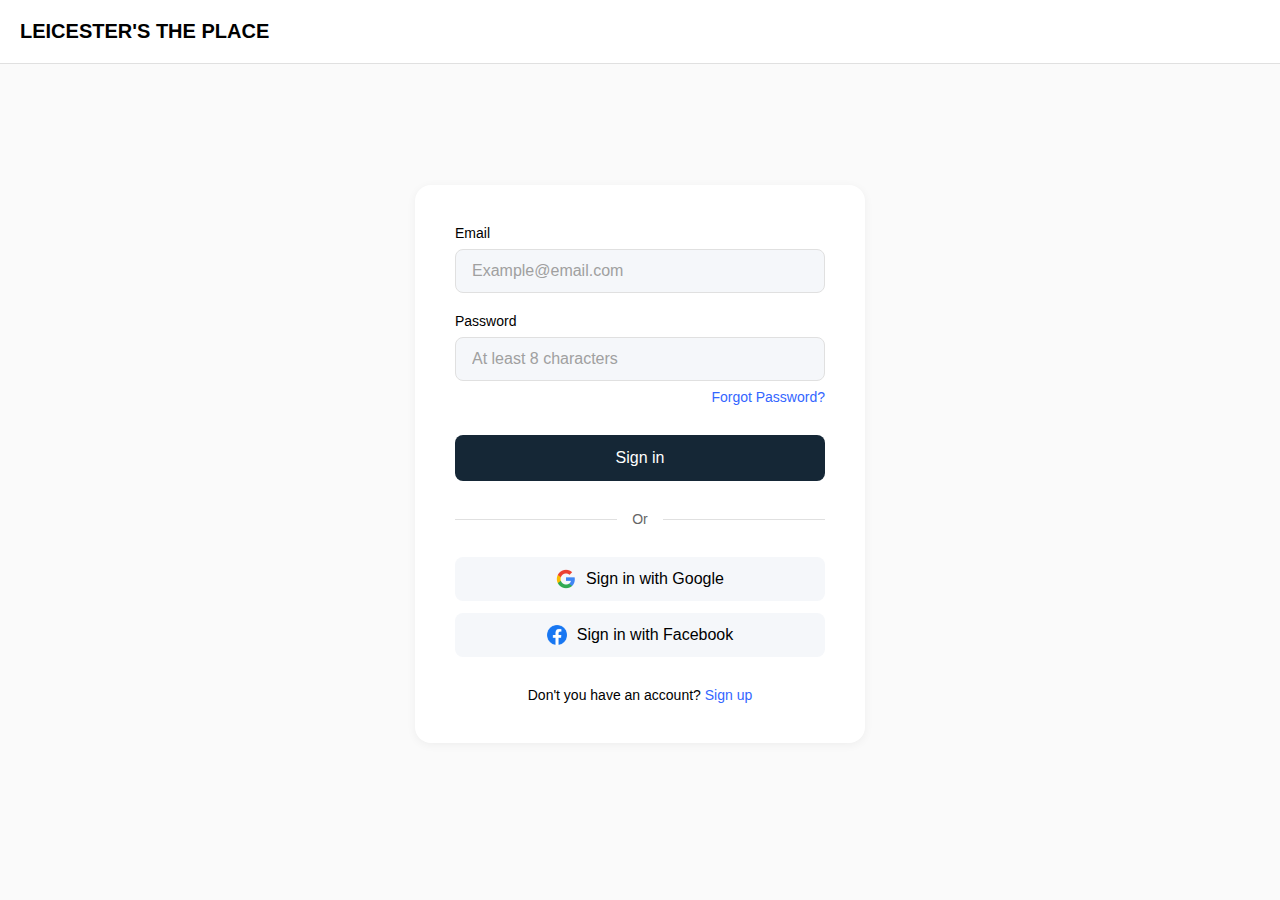
<file: index.html>
<!DOCTYPE html>
<html lang="en">
  <head>
    <meta charset="UTF-8" />
    <meta name="viewport" content="width=device-width, initial-scale=1.0" />
    <title>Login</title>
    <link rel="stylesheet" href="styles.css" />
    <script src="auth.js"></script>

  </head>
  <body>
    <header>
      <h1>LEICESTER'S THE PLACE</h1>
    </header>

    <div class="container">
      <div class="login-card">
        <form>
          <div class="form-group">
            <label for="email">Email</label>
            <input type="email" id="email" placeholder="Example@email.com" />
          </div>

          <div class="form-group">
            <label for="password">Password</label>
            <input
              type="password"
              id="password"
              placeholder="At least 8 characters"
            />
            <a href="#" class="forgot-password">Forgot Password?</a>
          </div>

          <button type="submit" class="sign-in-btn">Sign in</button>
        </form>

        <div class="divider">Or</div>

        <button class="social-btn">
          <img
            src="./assets/Google__G__logo.svg.png"
            alt="Google logo"
          />
          Sign in with Google
        </button>

        <button class="social-btn">
          <img
            src="./assets/Facebook_Logo_(2019).png.webp"
            alt="Facebook logo"
          />
          Sign in with Facebook
        </button>

        <div class="signup-text">
          Don't you have an account? <a href="signup.html" class="signup-link">Sign up</a>
        </div>
      </div>
    </div>
  </body>
</html>
</file>
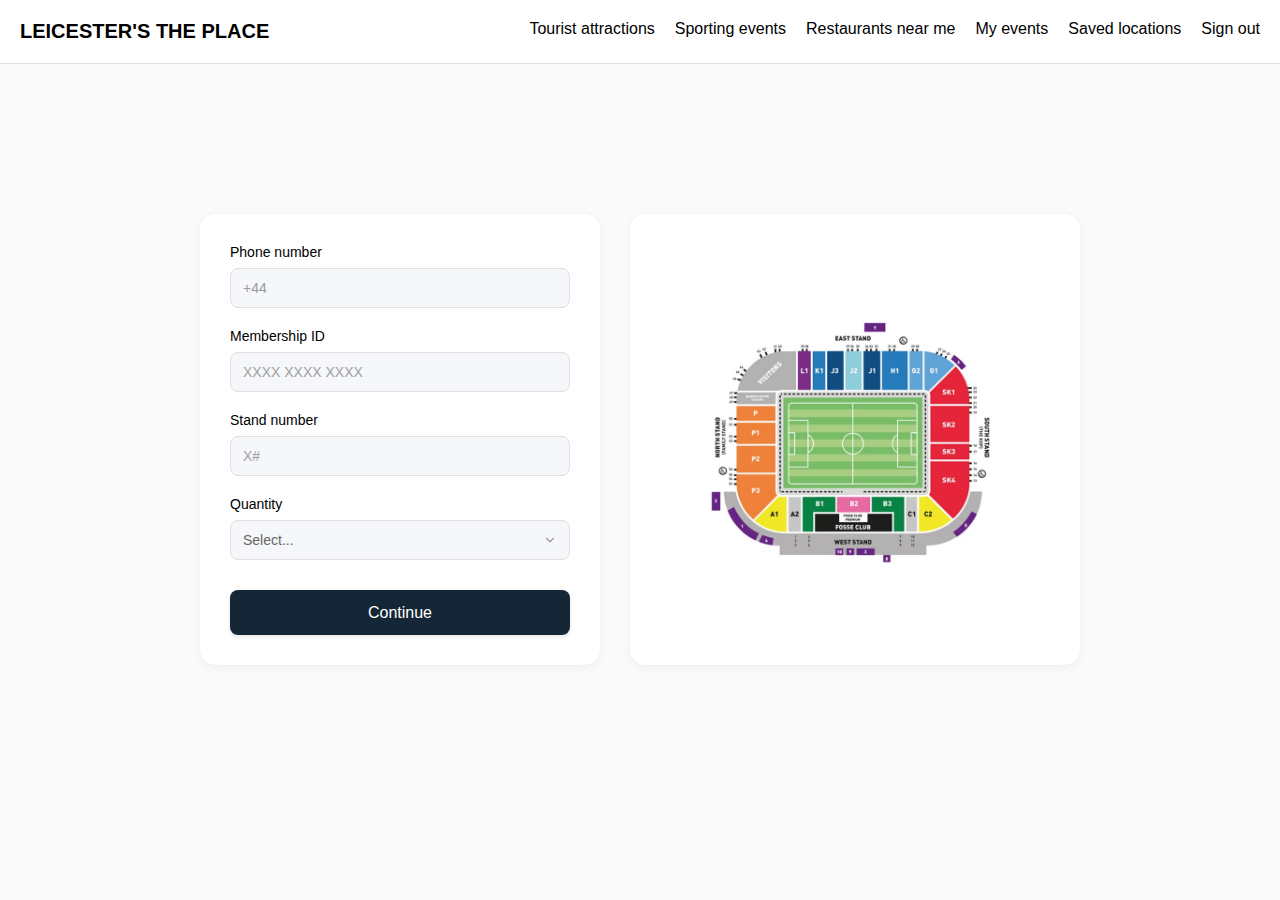
<file: booking.html>
<!DOCTYPE html>
<html lang="en">
<head>
  <meta charset="UTF-8" />
  <meta name="viewport" content="width=device-width, initial-scale=1.0" />
  <title>Book Match</title>
  <link rel="stylesheet" href="styles.css" />
</head>
<body>
    <nav class="nav-container">
        <h1>LEICESTER'S THE PLACE</h1>
        <div class="nav-menu">
          <a href="#" class="nav-item">Tourist attractions</a>
          <a href="fixtures.html" class="nav-item">Sporting events</a>
          <a href="restaurants.html" class="nav-item">Restaurants near me</a>
          <a href="calendar.html" class="nav-item">My events</a>
          <a href="#" class="nav-item">Saved locations</a>
          <a href="index.html" class="nav-item">Sign out</a>
        </div>
      </nav>

  <div class="booking-container">
    <div class="booking-form">
      <form id="booking-form">
        <div class="form-group">
          <label for="phone">Phone number</label>
          <input type="tel" id="phone" placeholder="+44" required />
        </div>

        <div class="form-group">
          <label for="membership">Membership ID</label>
          <input type="text" id="membership" placeholder="XXXX XXXX XXXX" required />
        </div>

        <div class="form-group">
          <label for="stand">Stand number</label>
          <input type="text" id="stand" placeholder="X#" required />
        </div>

        <div class="form-group">
          <label for="quantity">Quantity</label>
          <select id="quantity" class="quantity-select" required>
            <option value="">Select...</option>
            <option value="1">1</option>
            <option value="2">2</option>
            <option value="3">3</option>
            <option value="4">4</option>
            <option value="5">5</option>
            <option value="6">6</option>
          </select>
        </div>

        <button type="submit" class="continue-btn">Continue</button>
      </form>
    </div>

    <div class="stadium-map">
      <img src="./assets/KP.jpg" alt="Stadium seating map" class="stadium-img" />
    </div>
  </div>

  <script src="app.js"></script>
</body>
</html>
</file>
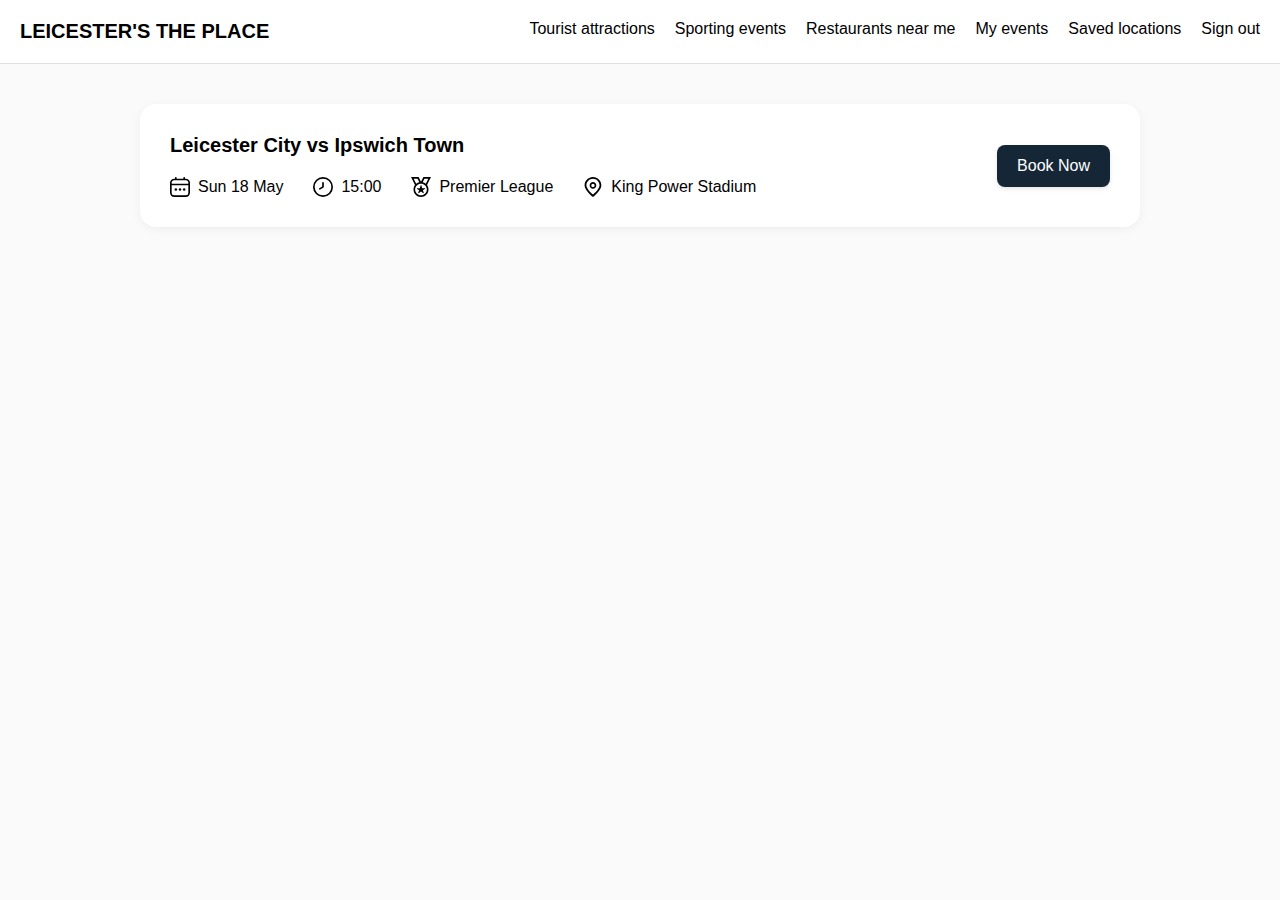
<file: fixtures.html>
<!-- fixtures.html -->
<!DOCTYPE html>
<html lang="en">
<head>
  <meta charset="UTF-8" />
  <meta name="viewport" content="width=device-width, initial-scale=1.0"/>
  <title>Sporting Events</title>
  <link rel="stylesheet" href="styles.css" />
</head>
<body>
  <nav class="nav-container">
    <h1>LEICESTER'S THE PLACE</h1>
    <div class="nav-menu">
      <a href="#" class="nav-item">Tourist attractions</a>
      <a href="fixtures.html" class="nav-item">Sporting events</a>
      <a href="restaurants.html" class="nav-item">Restaurants near me</a>
      <a href="calendar.html" class="nav-item">My events</a>
      <a href="#" class="nav-item">Saved locations</a>
      <a href="index.html" class="nav-item">Sign out</a>
    </div>
  </nav>

  <main>
    <!-- Example fixture; duplicate this block for additional matches -->
    <div class="fixture-card" data-date="2025-05-18">
      <h2 class="fixture-title">Leicester City vs Ipswich Town</h2>
      <button class="book-now-btn">Book Now</button>

      <div class="fixture-details">
        <div class="fixture-item">
          <img src="./assets/calendar.svg" alt="Calendar" class="fixture-icon" />
          <span>Sun 18 May</span>
        </div>
        <div class="fixture-item">
          <img src="./assets/clock.svg" alt="Clock" class="fixture-icon" />
          <span>15:00</span>
        </div>
        <div class="fixture-item">
          <img src="./assets/medal.svg" alt="Competition" class="fixture-icon" />
          <span>Premier League</span>
        </div>
        <div class="fixture-item">
          <img src="./assets/marker.svg" alt="Location" class="fixture-icon" />
          <span>King Power Stadium</span>
        </div>
      </div>
    </div>
  </main>

  <script src="app.js"></script>
</body>
</html>
</file>
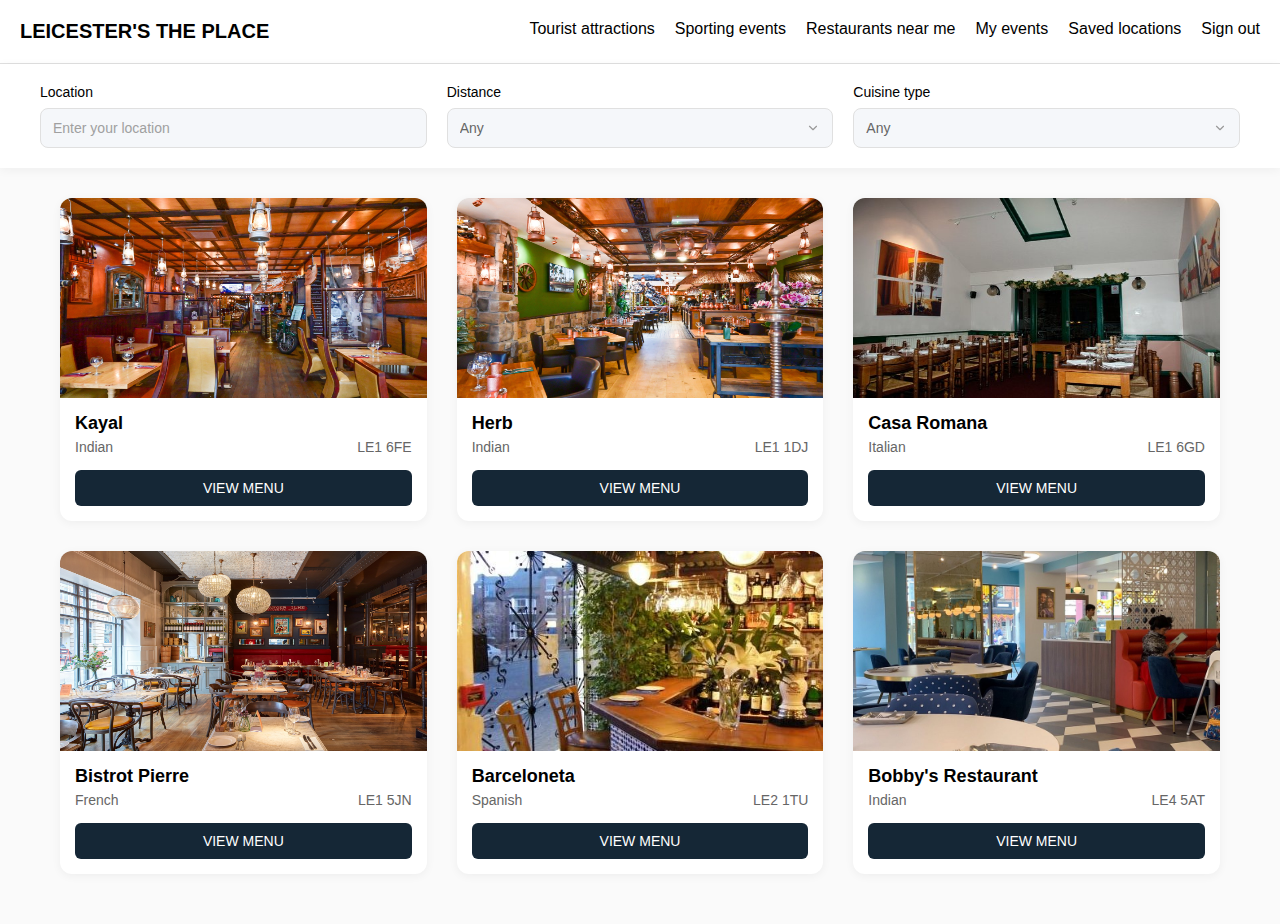
<file: restaurants.html>
<html lang="en">
<head>
  <meta charset="UTF-8" />
  <meta name="viewport" content="width=device-width, initial-scale=1.0" />
  <title>Restaurants Near Me</title>
  <link rel="stylesheet" href="styles.css" />
</head>
<body>
    <nav class="nav-container">
        <h1>LEICESTER'S THE PLACE</h1>
        <div class="nav-menu">
          <a href="#" class="nav-item">Tourist attractions</a>
          <a href="fixtures.html" class="nav-item">Sporting events</a>
          <a href="restaurants.html" class="nav-item">Restaurants near me</a>
          <a href="calendar.html" class="nav-item">My events</a>
          <a href="#" class="nav-item">Saved locations</a>
          <a href="index.html" class="nav-item">Sign out</a>
        </div>
      </nav>

    <div class="filter-container">
        <div class="filter-options">
            <div class="filter-group">
                <label for="location" class="filter-label">Location</label>
                <input type="text" id="location" class="filter-input" placeholder="Enter your location">
            </div>
            <div class="filter-group">
                <label for="distance" class="filter-label">Distance</label>
                <select id="distance" class="filter-select">
                    <option value="any">Any</option>
                    <option value="1">> 1 mile</option>
                    <option value="2">> 2 miles</option>
                    <option value="5">> 5 miles</option>
                    <option value="10">> 10 miles</option>
                </select>
            </div>
            <div class="filter-group">
                <label for="cuisine" class="filter-label">Cuisine type</label>
                <select id="cuisine" class="filter-select">
                    <option value="any">Any</option>
                    <option value="american">American</option>
                    <option value="chinese">Chinese</option>
                    <option value="indian">Indian</option>
                    <option value="italian">Italian</option>
                    <option value="japanese">Japanese</option>
                    <option value="mexican">Mexican</option>
                </select>
            </div>
        </div>
    </div>

    <div class="restaurant-grid">
    <!-- Restaurant Card 1 -->
    <div class="restaurant-card">
        <div class="restaurant-image">
            <img src="./assets/kayal.jpg" alt="Kayal Restaurant" width="500" height="200">
        </div>
        <div class="restaurant-info">
            <h3 class="restaurant-name">Kayal</h3>
            <div class="restaurant-details">
                <span class="restaurant-cuisine">Indian</span>
                <span class="restaurant-distance">LE1 6FE</span>
            </div>
            <a href="https://order.kayalrestaurant.com/leicester/" target="_blank">
                <button class="view-menu-btn">VIEW MENU</button>
            </a>
        </div>
    </div>

    <!-- Restaurant Card 2 -->
    <div class="restaurant-card">
        <div class="restaurant-image">
            <img src="./assets/herb.jpg" alt="Herb Restaurant" width="500" height="200">
        </div>
        <div class="restaurant-info">
            <h3 class="restaurant-name">Herb</h3>
            <div class="restaurant-details">
                <span class="restaurant-cuisine">Indian</span>
                <span class="restaurant-distance">LE1 1DJ</span>
            </div>
            <a href="https://online.herbrestaurant.co.uk/leicester/" target="_blank">
                <button class="view-menu-btn">VIEW MENU</button>
            </a>
        </div>
    </div>

    <!-- Restaurant Card 3 -->
    <div class="restaurant-card">
        <div class="restaurant-image">
            <img src="./assets/casa-romana.jpg" alt="Casa Romana" width="500" height="200">
        </div>
        <div class="restaurant-info">
            <h3 class="restaurant-name">Casa Romana</h3>
            <div class="restaurant-details">
                <span class="restaurant-cuisine">Italian</span>
                <span class="restaurant-distance">LE1 6GD</span>
            </div>
            <a href="https://www.casaromana.co.uk/menus/" target="_blank">
                <button class="view-menu-btn">VIEW MENU</button>
            </a>
        </div>
    </div>

    <!-- Restaurant Card 4 -->
    <div class="restaurant-card">
        <div class="restaurant-image">
            <img src="./assets/Bistrot Pierre.jpg" alt="Bistrot Pierre" width="500" height="200">
        </div>
        <div class="restaurant-info">
            <h3 class="restaurant-name">Bistrot Pierre</h3>
            <div class="restaurant-details">
                <span class="restaurant-cuisine">French</span>
                <span class="restaurant-distance">LE1 5JN</span>
            </div>
            <a href="https://www.bistrotpierre.co.uk/menus/" target="_blank">
                <button class="view-menu-btn">VIEW MENU</button>
            </a>
        </div>
    </div>

    <!-- Restaurant Card 5 -->
    <div class="restaurant-card">
        <div class="restaurant-image">
            <img src="./assets/barceloneta.jpg" alt="Barceloneta" width="500" height="200">
        </div>
        <div class="restaurant-info">
            <h3 class="restaurant-name">Barceloneta</h3>
            <div class="restaurant-details">
                <span class="restaurant-cuisine">Spanish</span>
                <span class="restaurant-distance">LE2 1TU</span>
            </div>
            <a href="https://barcelonetarestaurant.co.uk/" target="_blank">
                <button class="view-menu-btn">VIEW MENU</button>
            </a>
        </div>
    </div>

    <!-- Restaurant Card 6 -->
    <div class="restaurant-card">
        <div class="restaurant-image">
            <img src="./assets/Bobby's Restaurant.jpg" alt="Bobby's Restaurant" width="500" height="200">
        </div>
        <div class="restaurant-info">
            <h3 class="restaurant-name">Bobby's Restaurant</h3>
            <div class="restaurant-details">
                <span class="restaurant-cuisine">Indian</span>
                <span class="restaurant-distance">LE4 5AT</span>
            </div>
            <a href="https://www.bobbys-restaurant.co.uk/menu" target="_blank">
                <button class="view-menu-btn">VIEW MENU</button>
            </a>
        </div>
    </div>
</div>
<script src="restaurants.js"></script>
</body>
</html>
</file>
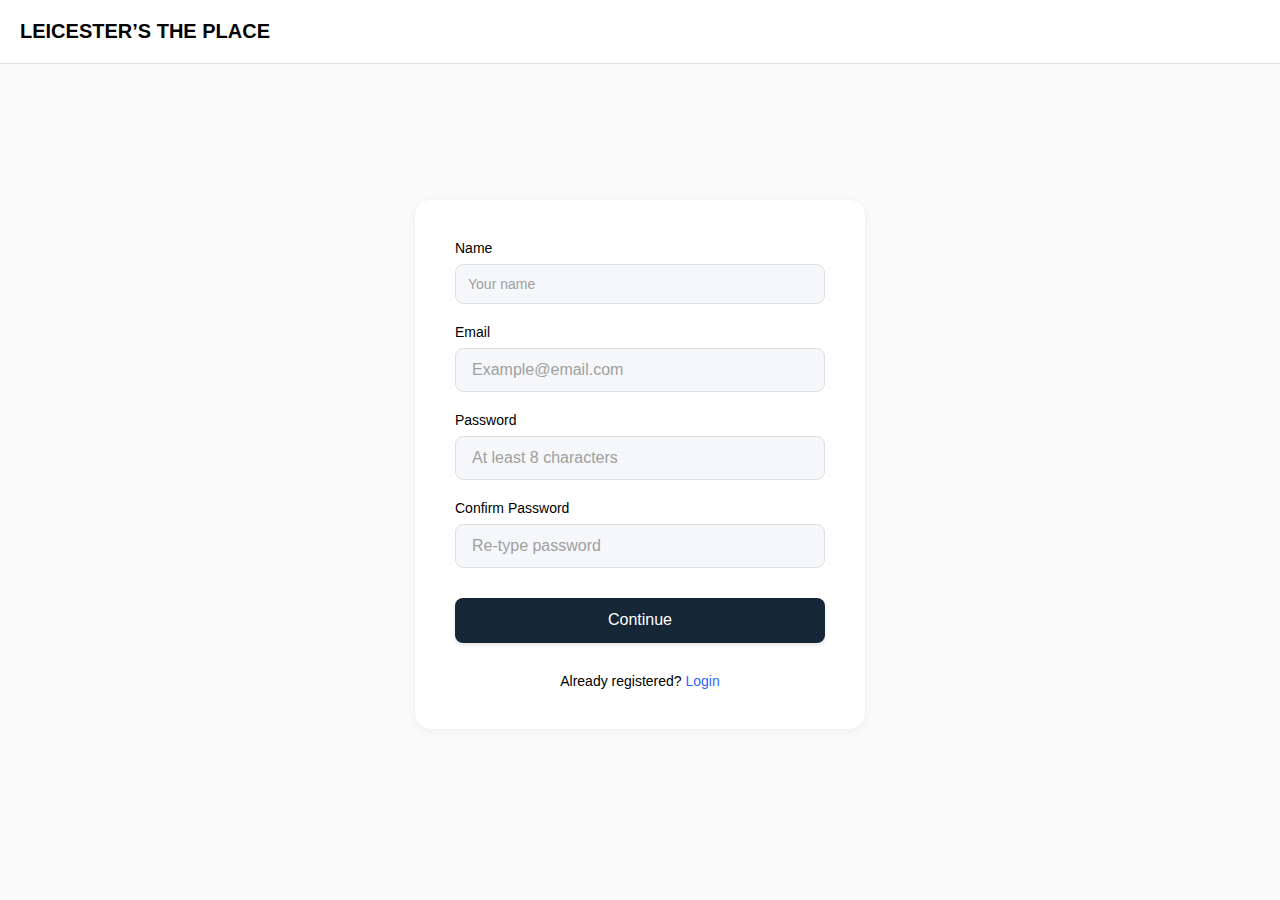
<file: signup.html>
<!DOCTYPE html>
<html lang="en">
<head>
  <meta charset="UTF-8">
  <meta name="viewport" content="width=device-width, initial-scale=1.0">
  <title>Sign Up</title>
  <link rel="stylesheet" href="styles.css">
  <script src="auth.js"></script>
</head>
<body>
  <header class="site-header">
    <h1 class="site-header__title">LEICESTER’S THE PLACE</h1>
  </header>

  <main class="container">
    <section class="signup-card">
      <form class="signup-form" novalidate>
        <div class="form-group">
          <label for="name" class="form-label">Name</label>
          <input
            type="text"
            id="name"
            name="name"
            class="form-input"
            placeholder="Your name"
            required
          >
        </div>

        <div class="form-group">
          <label for="email" class="form-label">Email</label>
          <input
            type="email"
            id="email"
            name="email"
            class="form-input"
            placeholder="Example@email.com"
            required
          >
        </div>

        <div class="form-group">
          <label for="password" class="form-label">Password</label>
          <input
            type="password"
            id="password"
            name="password"
            class="form-input"
            placeholder="At least 8 characters"
            minlength="8"
            required
          >
        </div>

        <div class="form-group">
          <label for="confirm-password" class="form-label">Confirm Password</label>
          <input
            type="password"
            id="confirm-password"
            name="confirm-password"
            class="form-input"
            placeholder="Re-type password"
            minlength="8"
            required
          >
        </div>

        <button type="submit" class="btn btn--primary continue-btn">
          Continue
        </button>
      </form>

      <p class="login-text">
        Already registered?
        <a href="index.html" class="login-link">Login</a>
      </p>
    </section>
  </main>
</body>
</html>
</file>
<file: styles.css>
* {
  margin: 0;
  padding: 0;
  box-sizing: border-box;
  font-family: -apple-system, BlinkMacSystemFont, "Segoe UI", Roboto, Oxygen,
    Ubuntu, Cantarell, "Open Sans", "Helvetica Neue", sans-serif;
  /* font-family: "Roboto", sans-serif; */
}

body {
  background-color: #fafafa;
}

header {
  padding: 20px;
  border-bottom: 1px solid #e0e0e0;
  background-color: #fff;
}

h1 {
  font-size: 20px;
  font-weight: bold;
}

.container {
  display: flex;
  justify-content: center;
  align-items: center;
  min-height: calc(100vh - 100px);
  padding: 20px;
}

.login-card {
  background-color: white;
  border-radius: 16px;
  padding: 40px;
  width: 100%;
  max-width: 450px;
  box-shadow: 0 2px 10px rgba(0, 0, 0, 0.05);
}

.form-group {
  margin-bottom: 20px;
}

label {
  display: block;
  margin-bottom: 8px;
  /* font-weight: 500; */
}

input[type="email"],
input[type="password"] {
  width: 100%;
  padding: 12px 16px;
  border: 1px solid #e0e0e0;
  border-radius: 8px;
  background-color: #f5f7fa;
  font-size: 16px;
}

input[type="email"]::placeholder,
input[type="password"]::placeholder {
  color: #a0a0a0;
}

.forgot-password {
  display: block;
  text-align: right;
  color: #3366ff;
  text-decoration: none;
  margin-top: 8px;
  font-size: 14px;
}

.sign-in-btn {
  width: 100%;
  padding: 14px;
  background-color: #152736;
  color: white;
  border: none;
  border-radius: 8px;
  font-size: 16px;
  font-weight: 500;
  cursor: pointer;
  margin-top: 10px;
}

.divider {
  display: flex;
  align-items: center;
  margin: 30px 0;
  color: #666;
  font-size: 14px;
}

.divider::before,
.divider::after {
  content: "";
  flex: 1;
  border-bottom: 1px solid #e0e0e0;
}

.divider::before {
  margin-right: 15px;
}

.divider::after {
  margin-left: 15px;
}

.social-btn {
  width: 100%;
  padding: 12px;
  background-color: #f5f7fa;
  border: none;
  border-radius: 8px;
  display: flex;
  align-items: center;
  justify-content: center;
  margin-bottom: 12px;
  cursor: pointer;
  font-size: 16px;
}

.social-btn img {
  width: 20px;
  height: 20px;
  margin-right: 10px;
}

.signup-text {
  text-align: center;
  margin-top: 30px;
  font-size: 14px;
}

.signup-link {
  color: #3366ff;
  text-decoration: none;
  font-weight: 500;
}

/* If you don't already have styles for text inputs */
input[type="text"] {
  width: 100%;
  padding: 12px 16px;
  border: 1px solid #e0e0e0;
  border-radius: 8px;
  background-color: #f5f7fa;
  font-size: 16px;
}

input[type="text"]::placeholder {
  color: #a0a0a0;
}

/* Specific styles for the signup card if different from login card */
.signup-card {
  background-color: white;
  border-radius: 16px;
  padding: 40px;
  width: 100%;
  max-width: 450px;
  box-shadow: 0 2px 10px rgba(0, 0, 0, 0.05);
}

/* Continue button (if you want to style it differently from sign-in button) */
.continue-btn {
  width: 100%;
  padding: 14px;
  background-color: #152736;
  color: white;
  border: none;
  border-radius: 8px;
  font-size: 16px;
  font-weight: 500;
  cursor: pointer;
  margin-top: 10px;
}

/* Login text at bottom of signup page */
.login-text {
  text-align: center;
  margin-top: 30px;
  font-size: 14px;
}

.login-link {
  color: #3366ff;
  text-decoration: none;
  font-weight: 500;
}

.error-message {
  color: #c00;
  font-size: 0.9rem;
  margin-top: 0.25rem;
  text-align: center;
}
.invalid {
  border-color: #c00;
}

/* Navigation styles with hover animation */
.nav-container {
  display: flex;
  justify-content: space-between;
  align-items: center;
  padding: 20px;
  background-color: white;
  border-bottom: 1px solid #e0e0e0;
}

.nav-menu {
  display: flex;
  gap: 20px;
}

.nav-item {
  font-size: 16px;
  font-weight: 500;
  color: #000;
  text-decoration: none;
  position: relative;
  padding-bottom: 5px;
}

/* Underline animation effect */
.nav-item::after {
  content: "";
  position: absolute;
  width: 0;
  height: 2px;
  bottom: 0;
  left: 0;
  background-color: #152736;
  transition: width 0.3s ease;
}

.nav-item:hover::after {
  width: 100%;
}

/* Fixture card specific styles */
.fixture-card {
  background-color: white;
  border-radius: 16px;
  padding: 30px;
  width: 100%;
  max-width: 1000px;
  margin: 40px auto;
  box-shadow: 0 2px 10px rgba(0, 0, 0, 0.05);
  position: relative;
}

.fixture-title {
  font-size: 20px;
  font-weight: 600;
  margin-bottom: 20px;
}

/* Book Now button with animation */
.book-now-btn {
  background-color: #152736;
  color: white;
  border: none;
  border-radius: 8px;
  padding: 12px 20px;
  font-size: 16px;
  font-weight: 500;
  cursor: pointer;
  position: absolute;
  right: 30px;
  top: 50%;
  transform: translateY(-50%);
  transition: all 0.3s ease;
  box-shadow: 0 2px 4px rgba(0, 0, 0, 0.1);
}

.book-now-btn:hover {
  background-color: #1e3a4f;
  transform: translateY(-53%);
  box-shadow: 0 4px 8px rgba(0, 0, 0, 0.2);
}

.book-now-btn:active {
  transform: translateY(-48%);
  box-shadow: 0 1px 2px rgba(0, 0, 0, 0.2);
}

/* For mobile view, adjust the hover and active states */
@media (max-width: 768px) {
  .book-now-btn:hover {
    transform: translateY(0);
  }

  .book-now-btn:active {
    transform: translateY(2px);
  }
}

.fixture-details {
  display: flex;
  gap: 30px;
  margin-top: 10px;
}

.fixture-item {
  display: flex;
  align-items: center;
  gap: 8px;
}

.fixture-icon {
  width: 20px;
  height: 20px;
}

/* Responsive styles for fixture page */
@media (max-width: 768px) {
  .nav-menu {
    display: none; /* You might want to add a mobile menu toggle */
  }

  .fixture-details {
    flex-direction: column;
    gap: 15px;
    margin-top: 60px; /* Make room for the button */
  }
}

/* Booking container - centered with proper spacing */
.booking-container {
  display: flex;
  justify-content: center;
  max-width: 1200px;
  margin: 150px auto;
  gap: 30px;
  padding: 0 20px;
}

/* Form card */
.booking-form {
  background-color: white;
  border-radius: 16px;
  padding: 30px;
  width: 100%;
  max-width: 400px; /* Adjusted width to match image */
  box-shadow: 0 2px 10px rgba(0, 0, 0, 0.05);
}

/* Form group spacing */
.form-group {
  margin-bottom: 20px;
}

/* Label styling */
label {
  display: block;
  margin-bottom: 8px;
  font-weight: 500;
  font-size: 14px;
}

/* Input fields - fixed width and styling */
input[type="tel"],
input[type="text"],
select {
  width: 100%;
  padding: 10px 12px;
  border: 1px solid #e0e0e0;
  border-radius: 8px;
  background-color: #f5f7fa;
  font-size: 14px;
  height: 40px; /* Match height in image */
  color: #666;
}

/* Placeholder styling */
input::placeholder {
  color: #999;
}

/* Quantity select styling */
.quantity-select {
  width: 100%;
  padding: 10px 12px;
  border: 1px solid #e0e0e0;
  border-radius: 8px;
  background-color: #f5f7fa;
  font-size: 14px;
  height: 40px;
  appearance: none;
  background-image: url("data:image/svg+xml;charset=UTF-8,%3csvg xmlns='http://www.w3.org/2000/svg' viewBox='0 0 24 24' fill='none' stroke='%23999' stroke-width='2' stroke-linecap='round' stroke-linejoin='round'%3e%3cpolyline points='6 9 12 15 18 9'%3e%3c/polyline%3e%3c/svg%3e");
  background-repeat: no-repeat;
  background-position: right 12px center;
  background-size: 14px;
  color: #666;
}

/* Continue button */
.continue-btn {
  width: 100%;
  padding: 12px;
  background-color: #152736;
  color: white;
  border: none;
  border-radius: 8px;
  font-size: 16px;
  font-weight: 500;
  cursor: pointer;
  margin-top: 10px;
  transition: all 0.3s ease;
  box-shadow: 0 2px 4px rgba(0, 0, 0, 0.1);
  height: 45px; /* Match height in image */
}

.continue-btn:hover {
  background-color: #1e3a4f;
  box-shadow: 0 4px 8px rgba(0, 0, 0, 0.2);
}

/* Stadium map */
.stadium-map {
  background-color: white;
  border-radius: 16px;
  padding: 20px;
  width: 100%;
  max-width: 450px; /* Adjusted to match image */
  box-shadow: 0 2px 10px rgba(0, 0, 0, 0.05);
  display: flex;
  justify-content: center;
  align-items: center;
}

.stadium-img {
  max-width: 100%;
  height: auto;
  border-radius: 4px;
}

/* Responsive styles */
@media (max-width: 992px) {
  .booking-container {
    flex-direction: column;
    align-items: center;
  }

  .booking-form,
  .stadium-map {
    max-width: 500px;
    width: 100%;
  }
}

@media (max-width: 576px) {
  .booking-container {
    padding: 0 15px;
    margin: 20px auto;
  }

  .booking-form,
  .stadium-map {
    padding: 20px;
  }
}

/* Calendar Styles */
.calendar-page {
  width: 100%;
  margin: 2rem 0;
  font-family: sans-serif;
}

/* Center wrapper for calendar */
#calendar {
  max-width: 800px;
  margin: 0 auto;
  padding: 0 1rem;
}

/* Header above calendar */
.cal-header {
  text-align: center;
  margin-bottom: 1rem;
}
.cal-header h2 {
  font-size: 1.75rem;
  margin: 0;
}

/* Calendar grid layout */
.cal-grid {
  display: grid;
  grid-template-columns: repeat(7, minmax(140px, 1fr));
  gap: 0.75rem;
  justify-content: center; /* center grid within container */
}

/* Weekday names */
.cal-day-name {
  text-align: center;
  font-weight: bold;
  padding: 0.75rem 0;
  background-color: #f0f0f0;
  border-radius: 6px;
}

/* Day cells */
.cal-day {
  border: 1px solid #ddd;
  min-height: 120px;
  padding: 1rem;
  position: relative;
  background-color: #fff;
  border-radius: 6px;
  box-shadow: 0 1px 3px rgba(0, 0, 0, 0.1);
  display: flex;
  flex-direction: column;
  justify-content: flex-start;
}
.cal-day.empty {
  background-color: transparent;
  border: none;
  box-shadow: none;
}

/* Highlight booked day */
.cal-day.has-event {
  background-color: #ffecb3;
  border-color: #ffc107;
}

/* Date number styling */
.cal-day .date {
  position: absolute;
  top: 0.5rem;
  right: 0.5rem;
  font-size: 1rem;
  font-weight: bold;
}

/* Event text styling */
.event-name {
  margin-top: 2rem;
  font-size: 0.9rem;
  line-height: 1.2;
  word-wrap: break-word;
  text-align: center;
  flex-grow: 1;
}

/* Responsive adjustments */
@media (max-width: 600px) {
  .cal-grid {
    grid-template-columns: repeat(7, minmax(80px, 1fr));
    gap: 0.5rem;
  }
  .cal-day {
    min-height: 80px;
    padding: 0.5rem;
  }
  .cal-header h2 {
    font-size: 1.5rem;
  }
}

/* Filter section */
.filter-container {
  background-color: white;
  padding: 20px;
  margin-bottom: 30px;
  box-shadow: 0 2px 10px rgba(0, 0, 0, 0.05);
}

.filter-options {
  display: flex;
  gap: 20px;
  max-width: 1200px;
  margin: 0 auto;
  flex-wrap: wrap;
}

.filter-group {
  flex: 1;
  min-width: 200px;
}

.filter-label {
  display: block;
  margin-bottom: 8px;
  font-weight: 500;
  font-size: 14px;
}

.filter-input {
  width: 100%;
  padding: 10px 12px;
  border: 1px solid #e0e0e0;
  border-radius: 8px;
  background-color: #f5f7fa;
  font-size: 14px;
}

.filter-select {
  width: 100%;
  padding: 10px 12px;
  border: 1px solid #e0e0e0;
  border-radius: 8px;
  background-color: #f5f7fa;
  font-size: 14px;
  appearance: none;
  background-image: url("data:image/svg+xml;charset=UTF-8,%3csvg xmlns='http://www.w3.org/2000/svg' viewBox='0 0 24 24' fill='none' stroke='%23999' stroke-width='2' stroke-linecap='round' stroke-linejoin='round'%3e%3cpolyline points='6 9 12 15 18 9'%3e%3c/polyline%3e%3c/svg%3e");
  background-repeat: no-repeat;
  background-position: right 12px center;
  background-size: 14px;
}

/* Restaurant grid */
.restaurant-grid {
  display: grid;
  grid-template-columns: repeat(auto-fill, minmax(300px, 1fr));
  gap: 30px;
  max-width: 1200px;
  margin: 0 auto;
  padding: 0 20px 50px;
}

.restaurant-card {
  background-color: white;
  border-radius: 12px;
  overflow: hidden;
  box-shadow: 0 2px 10px rgba(0, 0, 0, 0.05);
  transition: transform 0.3s ease, box-shadow 0.3s ease;
}

.restaurant-card:hover {
  transform: translateY(-5px);
  box-shadow: 0 8px 15px rgba(0, 0, 0, 0.1);
}

.restaurant-image {
  width: 100%;
  height: 200px;
  object-fit: cover;
  background-color: #eee;
  display: flex;
  align-items: center;
  justify-content: center;
  color: #999;
  font-size: 14px;
}

.restaurant-info {
  padding: 15px;
}

.restaurant-name {
  font-size: 18px;
  font-weight: 600;
  margin-bottom: 5px;
}

.restaurant-details {
  display: flex;
  justify-content: space-between;
  margin-bottom: 15px;
}

.restaurant-cuisine {
  color: #666;
  font-size: 14px;
}

.restaurant-distance {
  color: #666;
  font-size: 14px;
}

.view-menu-btn {
  display: block;
  width: 100%;
  padding: 10px;
  background-color: #152736;
  color: white;
  border: none;
  border-radius: 6px;
  font-size: 14px;
  font-weight: 500;
  cursor: pointer;
  text-align: center;
  transition: background-color 0.3s ease;
}

.view-menu-btn:hover {
  background-color: #1e3a4f;
}

/* Active nav item */
.nav-item.active {
  font-weight: 600;
}

.nav-item.active::after {
  width: 100%;
}

/* Responsive styles for restaurant page */
@media (max-width: 768px) {
  .filter-options {
    flex-direction: column;
    gap: 15px;
  }

  .restaurant-grid {
    grid-template-columns: repeat(auto-fill, minmax(250px, 1fr));
    padding: 0 15px 30px;
  }
}

a,
.nav-item,
.restaurant-info a {
  text-decoration: none;
  color: inherit;
}
</file>
